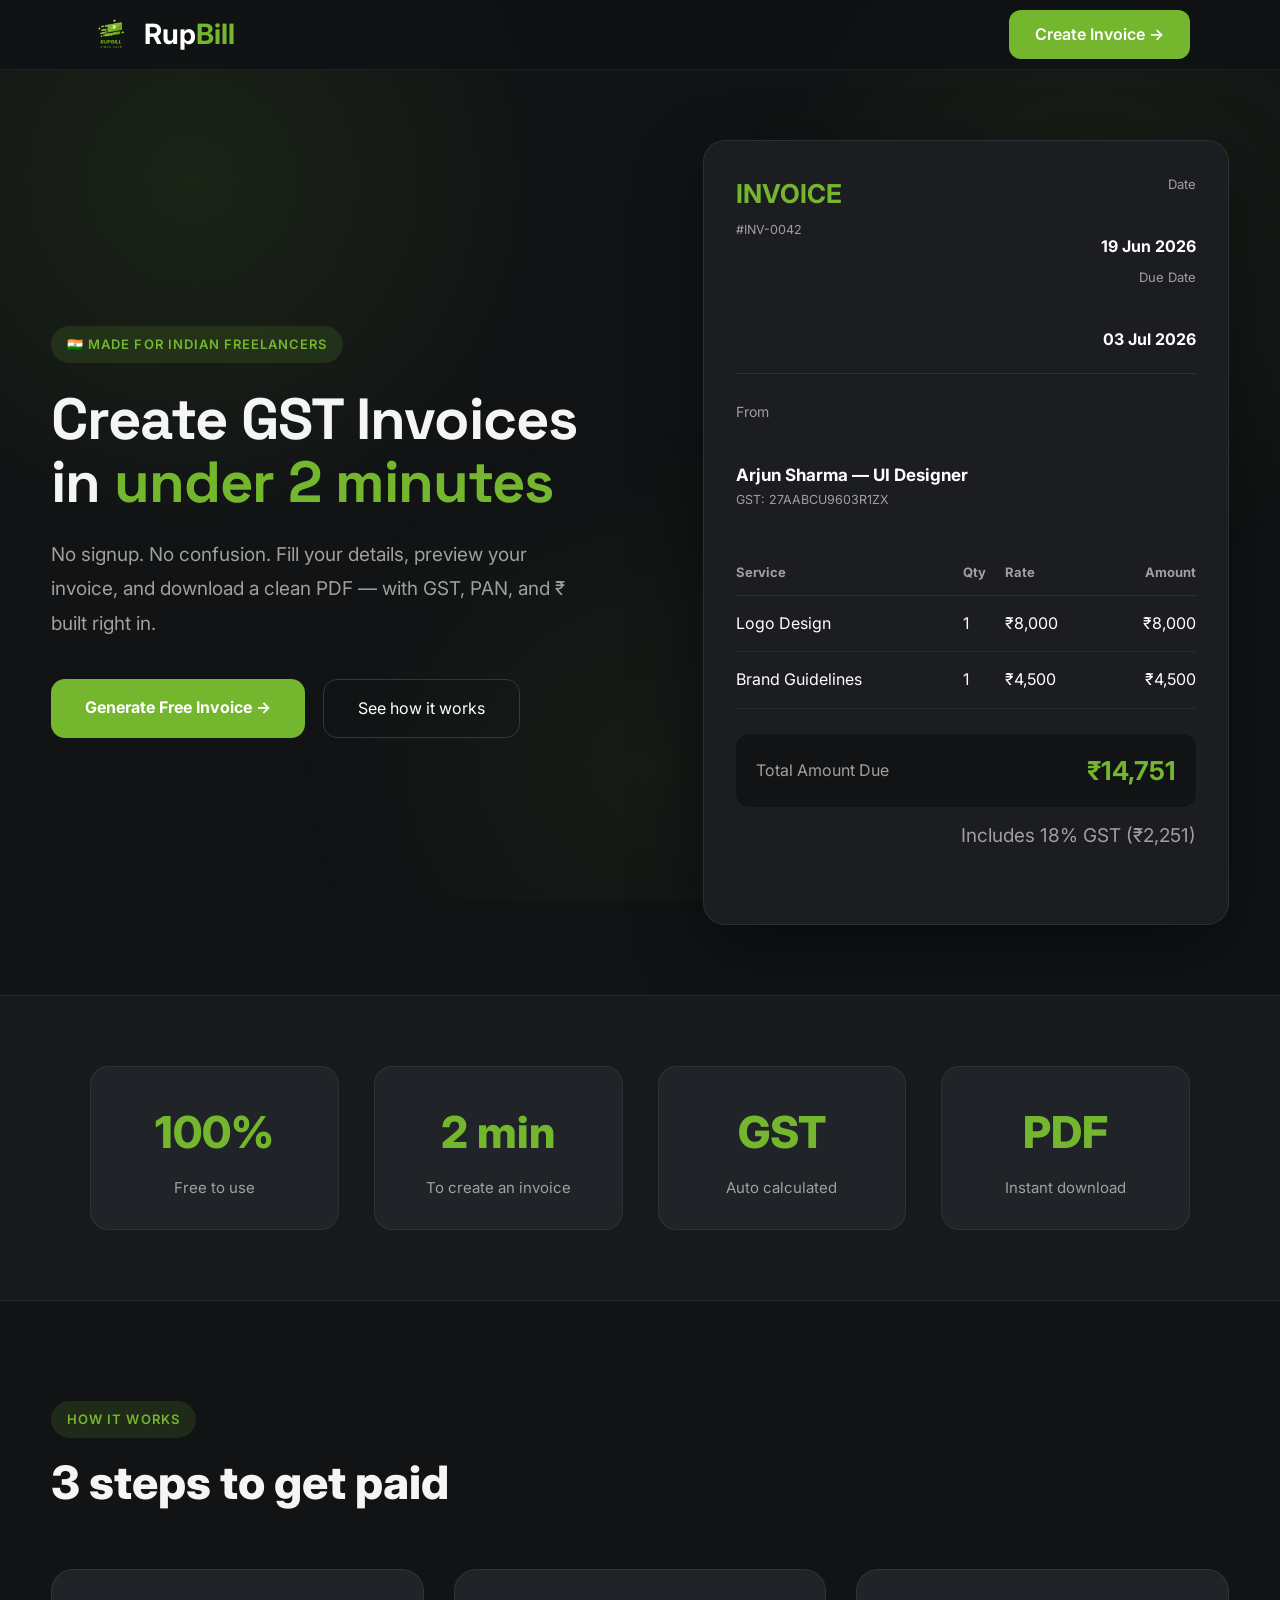
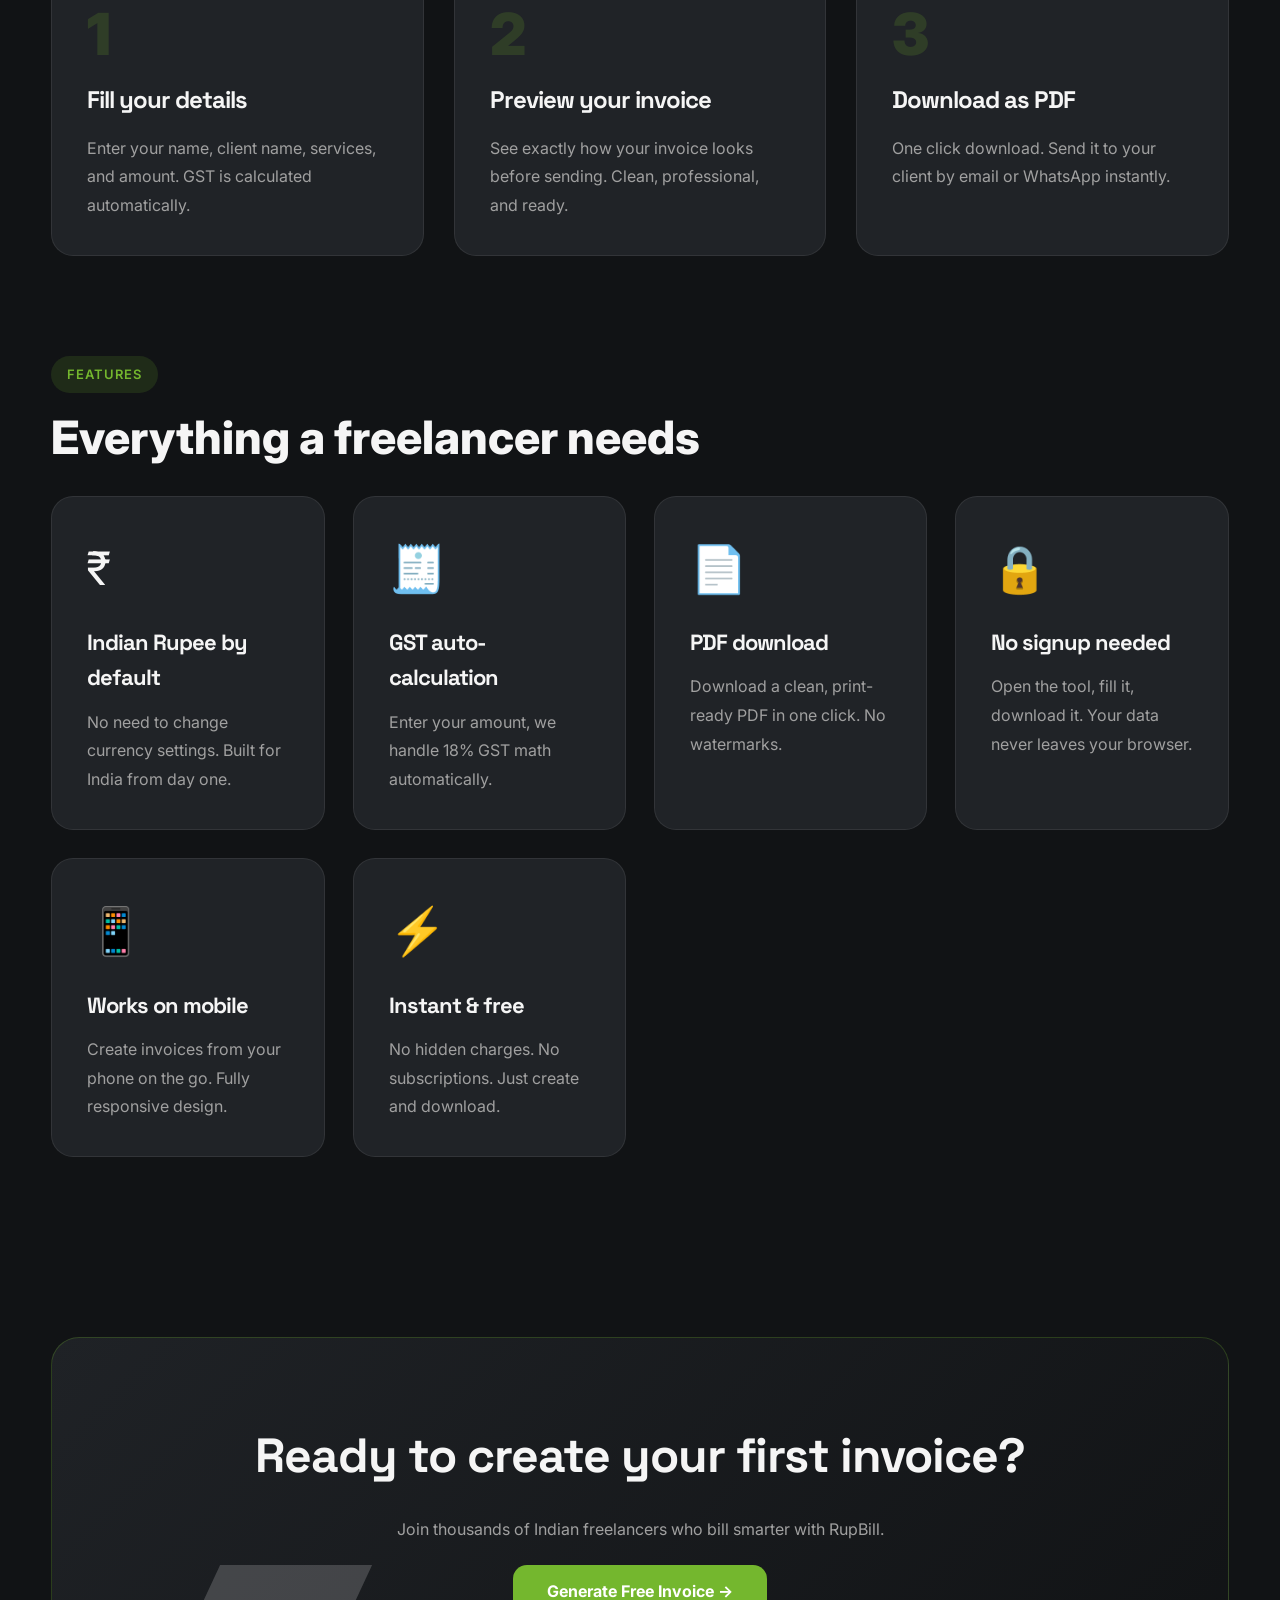
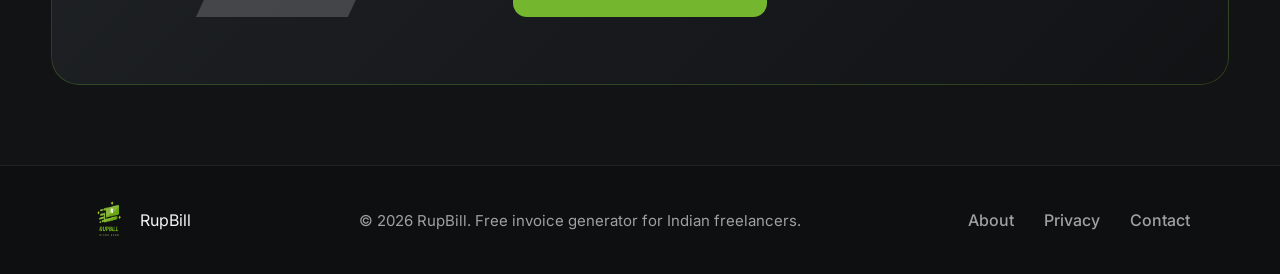
<file: index.html>
<!DOCTYPE html>
<html lang="en">
<head>
  <meta charset="UTF-8" />
  <meta name="viewport" content="width=device-width, initial-scale=1.0"/>
  <title>RupBill — Invoice Generator for Indian Freelancers</title>
  <link href="https://fonts.googleapis.com/css2?family=Space+Grotesk:wght@400;500;600;700&family=Inter:wght@400;500&display=swap" rel="stylesheet"/>
   <link rel="stylesheet" href="css/homepage.css">
   
</head>
<body>

  <nav>
    <a href="#" class="logo">
        <img src="images/logo.png" alt="RupBill Logo">
        <span class="logo-text">Rup<span>Bill</span></span>
    </a>
    <a href="#tool" class="nav-btn">Create Invoice →</a>
  </nav>

  <section class="hero">
    <div class="hero-left" id="p-text">
      <span class="hero-tag">🇮🇳 Made for Indian Freelancers</span>
      <h1>Create GST Invoices in <span class="highlight">under 2 minutes</span></h1>
      <p>No signup. No confusion. Fill your details, preview your invoice, and download a clean PDF — with GST, PAN, and ₹ built right in.</p>
      <div class="hero-actions">
        <a href="#tool" class="btn-primary">Generate Free Invoice →</a>
        <a href="#how" class="btn-ghost">See how it works</a>
      </div>
    </div>
    <div class="preview-card" id="p-card">
      <div class="preview-header">
        <div><div class="preview-title">INVOICE</div><p style="font-size:0.78rem;color:var(--muted);margin-top:4px;">#INV-0042</p></div>
        <div class="preview-meta"><p>Date</p><strong>19 Jun 2026</strong><p style="margin-top:6px;">Due Date</p><strong>03 Jul 2026</strong></div>
      </div>
      <div class="preview-from">
        <p>From</p><strong>Arjun Sharma — UI Designer</strong>
        <p style="font-size:0.78rem;color:var(--muted);">GST: 27AABCU9603R1ZX</p>
      </div>
      <table class="preview-table">
        <thead><tr><th>Service</th><th>Qty</th><th>Rate</th><th>Amount</th></tr></thead>
        <tbody>
          <tr><td>Logo Design</td><td>1</td><td>₹8,000</td><td>₹8,000</td></tr>
          <tr><td>Brand Guidelines</td><td>1</td><td>₹4,500</td><td>₹4,500</td></tr>
        </tbody>
      </table>
      <div class="preview-total"><span>Total Amount Due</span><strong>₹14,751</strong></div>
      <p class="preview-gst">Includes 18% GST (₹2,251)</p>
    </div>
  </section>

  <div class="stats" id="p-stats">
    <div class="stat fade-in"><div class="stat-number">100%</div><div class="stat-label">Free to use</div></div>
    <div class="stat fade-in"><div class="stat-number">2 min</div><div class="stat-label">To create an invoice</div></div>
    <div class="stat fade-in"><div class="stat-number">GST</div><div class="stat-label">Auto calculated</div></div>
    <div class="stat fade-in"><div class="stat-number">PDF</div><div class="stat-label">Instant download</div></div>
  </div>

  <section class="section" id="p-how">
    <div class="section-label fade-in">How it works</div>
    <div class="section-title fade-in">3 steps to get paid</div>
    <div class="steps">
      <div class="step fade-in" id="step-1"><div class="step-num">1</div><h3>Fill your details</h3><p>Enter your name, client name, services, and amount. GST is calculated automatically.</p></div>
      <div class="step fade-in" id="step-2"><div class="step-num">2</div><h3>Preview your invoice</h3><p>See exactly how your invoice looks before sending. Clean, professional, and ready.</p></div>
      <div class="step fade-in" id="step-3"><div class="step-num">3</div><h3>Download as PDF</h3><p>One click download. Send it to your client by email or WhatsApp instantly.</p></div>
    </div>
  </section>

  <section class="features-section" id="p-features">
    <div class="section-label fade-in">Features</div>
    <div class="section-title fade-in" style="margin-bottom:32px;">Everything a freelancer needs</div>
    <div class="features-grid">
      <div class="feature fade-in"><div class="feature-icon">₹</div><h4>Indian Rupee by default</h4><p>No need to change currency settings. Built for India from day one.</p></div>
      <div class="feature fade-in"><div class="feature-icon">🧾</div><h4>GST auto-calculation</h4><p>Enter your amount, we handle 18% GST math automatically.</p></div>
      <div class="feature fade-in"><div class="feature-icon">📄</div><h4>PDF download</h4><p>Download a clean, print-ready PDF in one click. No watermarks.</p></div>
      <div class="feature fade-in"><div class="feature-icon">🔒</div><h4>No signup needed</h4><p>Open the tool, fill it, download it. Your data never leaves your browser.</p></div>
      <div class="feature fade-in"><div class="feature-icon">📱</div><h4>Works on mobile</h4><p>Create invoices from your phone on the go. Fully responsive design.</p></div>
      <div class="feature fade-in"><div class="feature-icon">⚡</div><h4>Instant &amp; free</h4><p>No hidden charges. No subscriptions. Just create and download.</p></div>
    </div>
  </section>

  <div class="cta-banner fade-in" id="tool">
    <h2>Ready to create your first invoice?</h2>
    <p>Join thousands of Indian freelancers who bill smarter with RupBill.</p>
    <a href="tool.html" class="btn-primary">Generate Free Invoice →</a>
  </div>

  <footer>
    <div class="footer-logo"><img src="images/logo.png" alt="RupBill Logo">
      RupBill</div>
    <p>© 2026 RupBill. Free invoice generator for Indian freelancers.</p>
    <div class="footer-links">
      <a href="#">About</a><a href="#">Privacy</a><a href="#">Contact</a>
    </div>
  </footer>
  <script src="js/config.js"></script>
  <script src="js/homepage.js"></script>
</body>
</html>
</file>
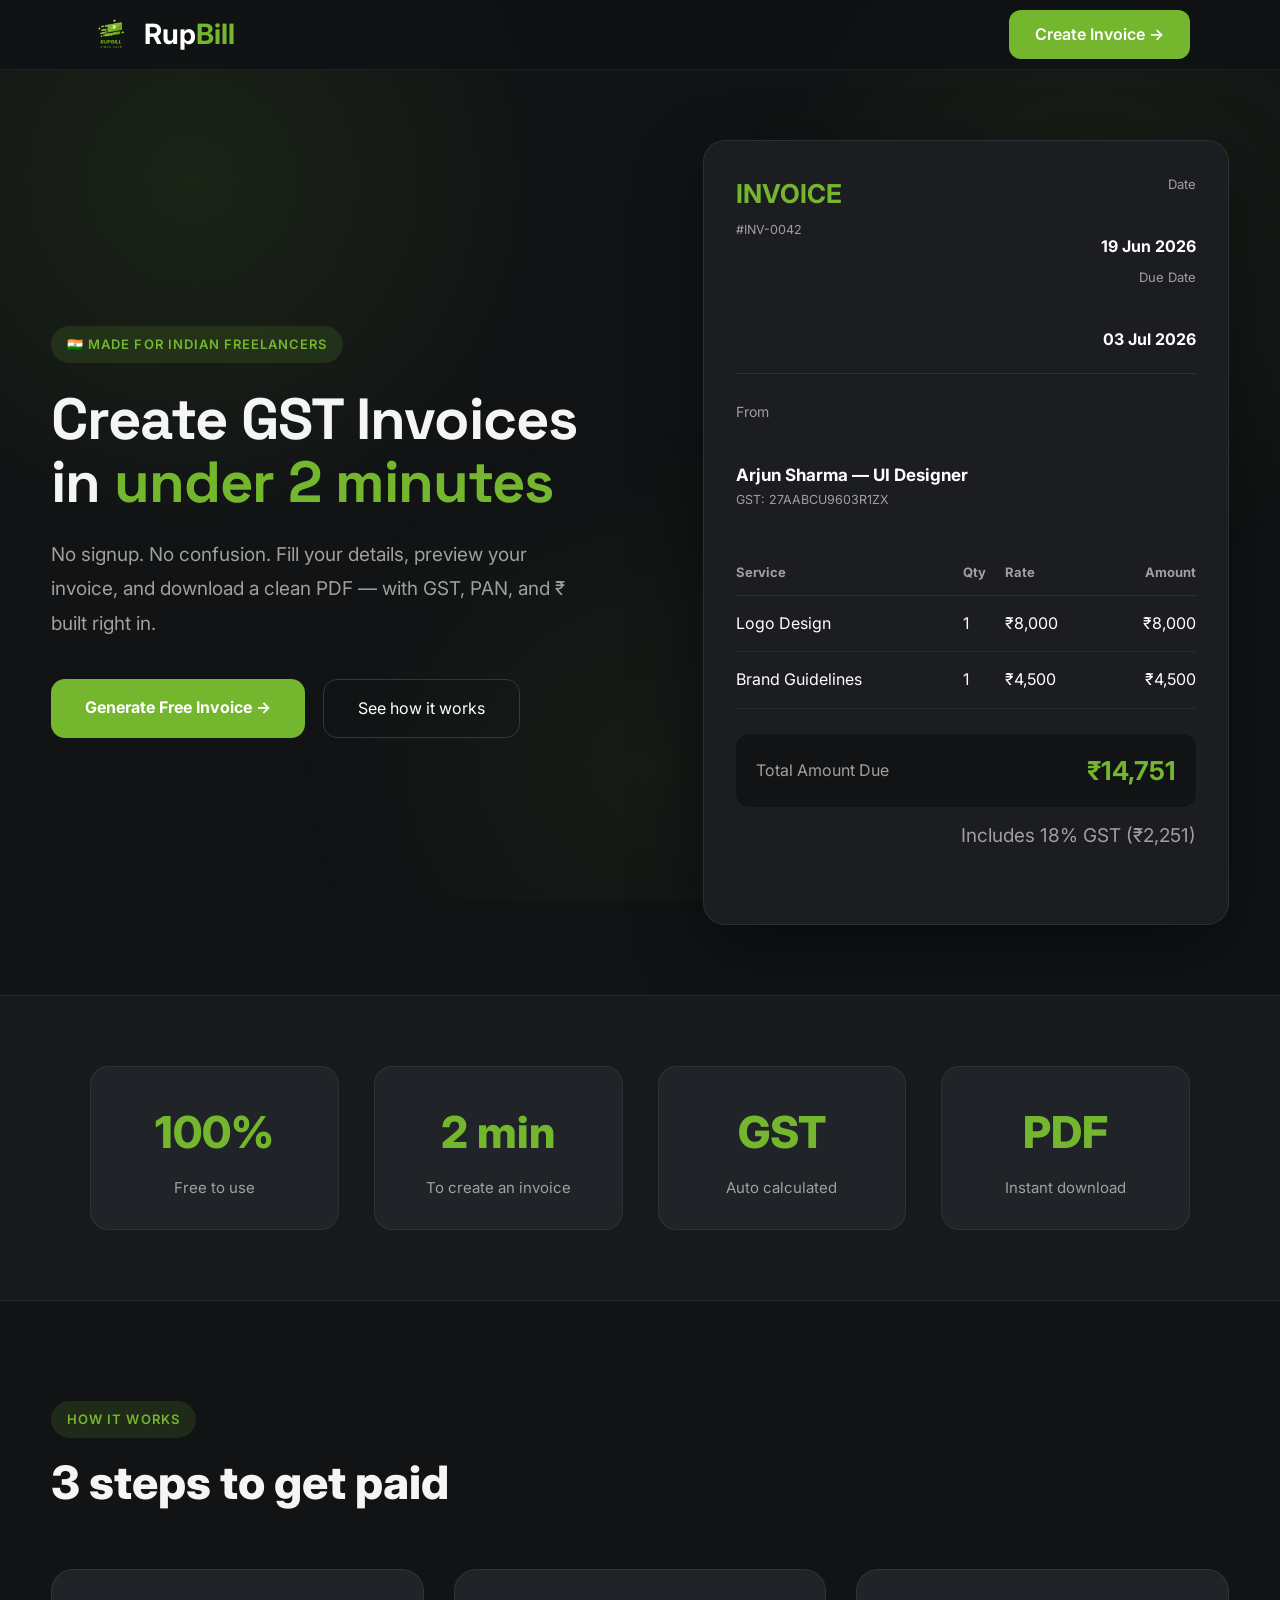
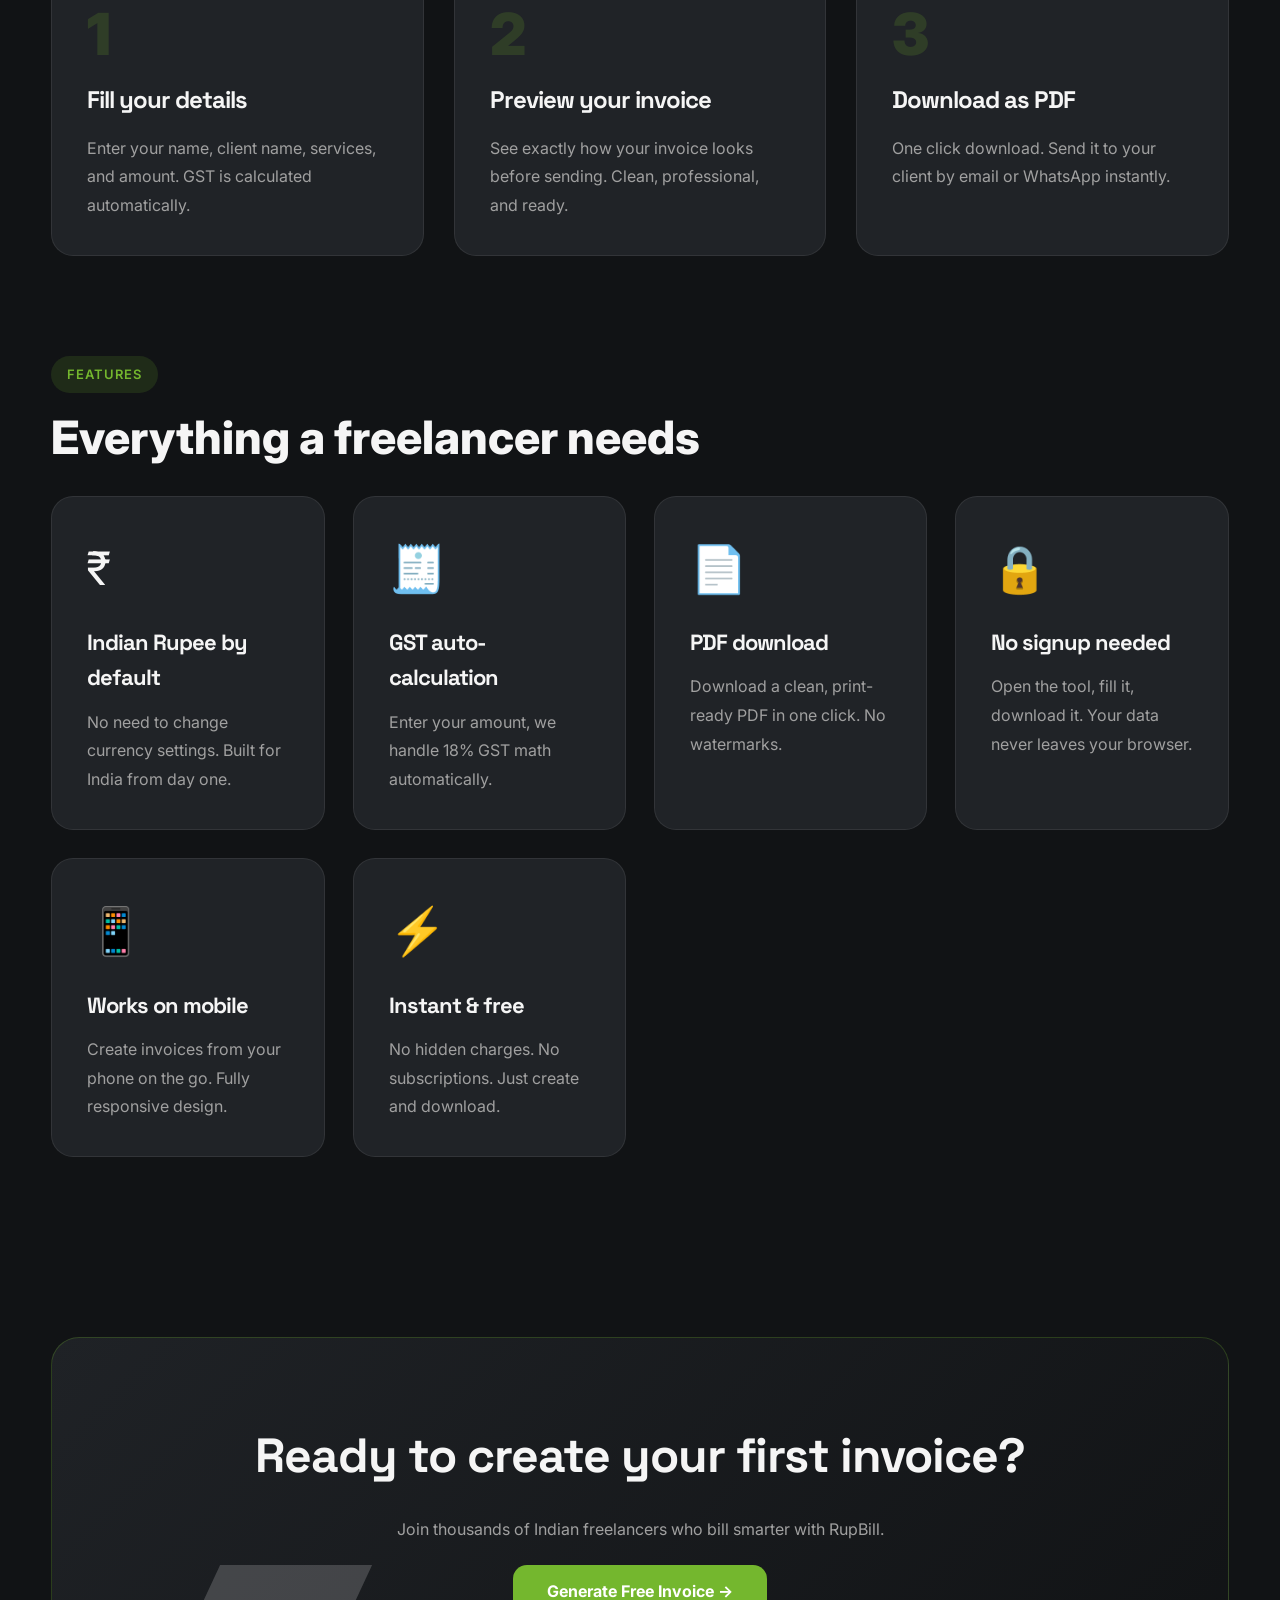
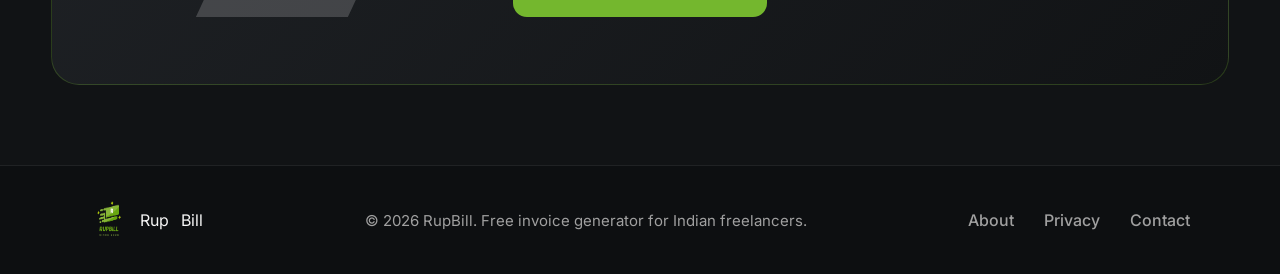
<file: homepage.html>
<!DOCTYPE html>
<html lang="en">
<head>
  <meta charset="UTF-8" />
  <meta name="viewport" content="width=device-width, initial-scale=1.0"/>
  <title>RupBill — Invoice Generator for Indian Freelancers</title>
  <link href="https://fonts.googleapis.com/css2?family=Space+Grotesk:wght@400;500;600;700&family=Inter:wght@400;500&display=swap" rel="stylesheet"/>
   <link rel="stylesheet" href="css/homepage.css">
   
</head>
<body>

  <nav>
    <a href="#" class="logo">
        <img src="images/logo.png" alt="RupBill Logo">
        <span class="logo-text">Rup<span>Bill</span></span>
    </a>
    <a href="#tool" class="nav-btn">Create Invoice →</a>
  </nav>

  <section class="hero">
    <div class="hero-left" id="p-text">
      <span class="hero-tag">🇮🇳 Made for Indian Freelancers</span>
      <h1>Create GST Invoices in <span class="highlight">under 2 minutes</span></h1>
      <p>No signup. No confusion. Fill your details, preview your invoice, and download a clean PDF — with GST, PAN, and ₹ built right in.</p>
      <div class="hero-actions">
        <a href="#tool" class="btn-primary">Generate Free Invoice →</a>
        <a href="#how" class="btn-ghost">See how it works</a>
      </div>
    </div>
    <div class="preview-card" id="p-card">
      <div class="preview-header">
        <div><div class="preview-title">INVOICE</div><p style="font-size:0.78rem;color:var(--muted);margin-top:4px;">#INV-0042</p></div>
        <div class="preview-meta"><p>Date</p><strong>19 Jun 2026</strong><p style="margin-top:6px;">Due Date</p><strong>03 Jul 2026</strong></div>
      </div>
      <div class="preview-from">
        <p>From</p><strong>Arjun Sharma — UI Designer</strong>
        <p style="font-size:0.78rem;color:var(--muted);">GST: 27AABCU9603R1ZX</p>
      </div>
      <table class="preview-table">
        <thead><tr><th>Service</th><th>Qty</th><th>Rate</th><th>Amount</th></tr></thead>
        <tbody>
          <tr><td>Logo Design</td><td>1</td><td>₹8,000</td><td>₹8,000</td></tr>
          <tr><td>Brand Guidelines</td><td>1</td><td>₹4,500</td><td>₹4,500</td></tr>
        </tbody>
      </table>
      <div class="preview-total"><span>Total Amount Due</span><strong>₹14,751</strong></div>
      <p class="preview-gst">Includes 18% GST (₹2,251)</p>
    </div>
  </section>

  <div class="stats" id="p-stats">
    <div class="stat fade-in"><div class="stat-number">100%</div><div class="stat-label">Free to use</div></div>
    <div class="stat fade-in"><div class="stat-number">2 min</div><div class="stat-label">To create an invoice</div></div>
    <div class="stat fade-in"><div class="stat-number">GST</div><div class="stat-label">Auto calculated</div></div>
    <div class="stat fade-in"><div class="stat-number">PDF</div><div class="stat-label">Instant download</div></div>
  </div>

  <section class="section" id="p-how">
    <div class="section-label fade-in">How it works</div>
    <div class="section-title fade-in">3 steps to get paid</div>
    <div class="steps">
      <div class="step fade-in" id="step-1"><div class="step-num">1</div><h3>Fill your details</h3><p>Enter your name, client name, services, and amount. GST is calculated automatically.</p></div>
      <div class="step fade-in" id="step-2"><div class="step-num">2</div><h3>Preview your invoice</h3><p>See exactly how your invoice looks before sending. Clean, professional, and ready.</p></div>
      <div class="step fade-in" id="step-3"><div class="step-num">3</div><h3>Download as PDF</h3><p>One click download. Send it to your client by email or WhatsApp instantly.</p></div>
    </div>
  </section>

  <section class="features-section" id="p-features">
    <div class="section-label fade-in">Features</div>
    <div class="section-title fade-in" style="margin-bottom:32px;">Everything a freelancer needs</div>
    <div class="features-grid">
      <div class="feature fade-in"><div class="feature-icon">₹</div><h4>Indian Rupee by default</h4><p>No need to change currency settings. Built for India from day one.</p></div>
      <div class="feature fade-in"><div class="feature-icon">🧾</div><h4>GST auto-calculation</h4><p>Enter your amount, we handle 18% GST math automatically.</p></div>
      <div class="feature fade-in"><div class="feature-icon">📄</div><h4>PDF download</h4><p>Download a clean, print-ready PDF in one click. No watermarks.</p></div>
      <div class="feature fade-in"><div class="feature-icon">🔒</div><h4>No signup needed</h4><p>Open the tool, fill it, download it. Your data never leaves your browser.</p></div>
      <div class="feature fade-in"><div class="feature-icon">📱</div><h4>Works on mobile</h4><p>Create invoices from your phone on the go. Fully responsive design.</p></div>
      <div class="feature fade-in"><div class="feature-icon">⚡</div><h4>Instant &amp; free</h4><p>No hidden charges. No subscriptions. Just create and download.</p></div>
    </div>
  </section>

  <div class="cta-banner fade-in" id="tool">
    <h2>Ready to create your first invoice?</h2>
    <p>Join thousands of Indian freelancers who bill smarter with RupBill.</p>
    <a href="tool.html" class="btn-primary">Generate Free Invoice →</a>
  </div>

  <footer>
    <div class="footer-logo"><img src="images/logo.png" alt="RupBill Logo">
      Rup<span style="color:var(--accent)">Bill</span></div>
    <p>© 2026 RupBill. Free invoice generator for Indian freelancers.</p>
    <div class="footer-links">
      <a href="#">About</a><a href="#">Privacy</a><a href="#">Contact</a>
    </div>
  </footer>
  <script src="js/config.js"></script>
  <script src="js/homepage.js"></script>
</body>
</html>
</file>
<file: css/homepage.css>
/* ===========================================================
   RupBill V2
   Part 1 - Global + Navbar + Hero
=========================================================== */

*{
    margin:0;
    padding:0;
    box-sizing:border-box;
}

:root{

    --bg:#111315;
    --surface:#1B1D20;
    --card:#202327;

    --primary:#74B72E;
    --primary-dark:#4F8D1A;

    --text:#F5F5F5;
    --muted:#A0A0A0;

    --border:#34373C;

    --shadow:
    0 20px 60px rgba(0,0,0,.35);

    --radius:18px;

}

html{

    scroll-behavior:smooth;

}

body{

background:var(--bg);

color:var(--text);

font-family:'Inter',sans-serif;

line-height:1.6;

overflow-x:hidden;

animation:pageLoad .8s ease;

}
/* ===================================================
NAVBAR
=================================================== */

nav{

position:sticky;

top:0;

z-index:999;

height:70px;

padding:0 7%;

display:flex;

justify-content:space-between;

align-items:center;

backdrop-filter:blur(24px);

background:rgba(15,17,19,.70);

border-bottom:1px solid rgba(255,255,255,.06);

}
.logo{

    display:flex;

    align-items:center;

    gap:12px;

    text-decoration:none;

}

.logo img{

    width:42px;

}

.logo-text{

    font-size:28px;

    font-weight:700;

    color:white;

}

.logo-text span{

    color:var(--primary);

}

.nav-btn{

    text-decoration:none;

    color:white;

    background:var(--primary);

    padding:12px 26px;

    border-radius:12px;

    transition:.25s;

    font-weight:600;

}

.nav-btn:hover{

    transform:translateY(-2px);

    background:#7fd333;

}

/* ===================================================
HERO
=================================================== */

.hero{

    width:min(1200px,92%);

    margin:auto;

    min-height:calc(100vh - 70px);

    display:grid;

    grid-template-columns:1.05fr .95fr;

    align-items:center;

    gap:70px;

    padding:70px 0;

}

.hero-left{

    display:flex;

    flex-direction:column;

    align-items:flex-start;

}

.hero-tag{

    background:rgba(116,183,46,.15);

    color:var(--primary);

    padding:8px 16px;

    border-radius:999px;

    font-size:13px;

    margin-bottom:25px;

    letter-spacing:.08em;

    font-weight:600;

    text-transform:uppercase;

}

.hero h1{

    font-size:58px;

    line-height:1.08;

    font-weight:800;

    margin-bottom:25px;

}

.hero h1 span{

    color:var(--primary);

}

.hero p{

    color:var(--muted);

    font-size:19px;

    max-width:540px;

    margin-bottom:38px;

}

.hero-actions{

    display:flex;

    gap:18px;

    flex-wrap:wrap;

}

.btn-primary{

    text-decoration:none;

    background:var(--primary);

    color:white;

    padding:16px 34px;

    border-radius:14px;

    font-weight:700;

    transition:.3s;

}

.btn-primary:hover{

    transform:translateY(-3px);

    box-shadow:0 18px 45px rgba(116,183,46,.35);

}

.btn-ghost{

    text-decoration:none;

    border:1px solid var(--border);

    color:white;

    padding:16px 34px;

    border-radius:14px;

    transition:.3s;

}

.btn-ghost:hover{

    border-color:var(--primary);

    color:var(--primary);

}

/* ===================================================
Preview Card
=================================================== */

.preview-card{

    background:var(--card);

    border-radius:24px;

    border:1px solid rgba(255,255,255,.08);

    padding:30px;

    box-shadow:var(--shadow);

}

/* ===================================================
Responsive
=================================================== */

@media(max-width:900px){

.hero{

grid-template-columns:1fr;

padding:60px 0;

}

.hero h1{

font-size:42px;

}

.hero p{

font-size:17px;

}

.hero-actions{

width:100%;

}

.btn-primary,

.btn-ghost{

width:100%;

text-align:center;

}

}
/* ===========================================================
   INVOICE PREVIEW
=========================================================== */

.preview-card{

    background:#1b1d20;

    border:1px solid rgba(255,255,255,.08);

    border-radius:22px;

    padding:32px;

    box-shadow:
        0 25px 70px rgba(0,0,0,.45);

    transition:.35s;

}

.preview-card:hover{

    transform:translateY(-8px);

}

.preview-header{

    display:flex;

    justify-content:space-between;

    align-items:flex-start;

    border-bottom:1px solid rgba(255,255,255,.08);

    padding-bottom:20px;

    margin-bottom:25px;

}

.preview-title{

    font-size:26px;

    font-weight:700;

    color:var(--primary);

}

.preview-meta{

    text-align:right;

}

.preview-meta p{

    color:var(--muted);

    font-size:13px;

}

.preview-meta strong{

    color:white;

}

.preview-from{

    margin-bottom:25px;

}

.preview-from p{

    color:var(--muted);

    font-size:14px;

}

.preview-from strong{

    color:white;

    font-size:17px;

}

.preview-table{

    width:100%;

    border-collapse:collapse;

    margin-bottom:25px;

}

.preview-table th{

    padding:12px 0;

    text-align:left;

    color:var(--muted);

    font-size:13px;

    border-bottom:1px solid rgba(255,255,255,.08);

}

.preview-table td{

    padding:15px 0;

    border-bottom:1px solid rgba(255,255,255,.05);

    color:white;

}

.preview-table td:last-child,

.preview-table th:last-child{

    text-align:right;

}

.preview-total{

    display:flex;

    justify-content:space-between;

    align-items:center;

    padding:16px 20px;

    border-radius:14px;

    background:#111315;

}

.preview-total span{

    color:var(--muted);

}

.preview-total strong{

    color:var(--primary);

    font-size:26px;

}

.preview-gst{

    text-align:right;

    margin-top:12px;

    color:var(--muted);

    font-size:13px;

}
/* ===========================================================
   STATISTICS SECTION
=========================================================== */

.stats{

    width:100%;

    padding:70px 7%;

    display:grid;

    grid-template-columns:repeat(4,1fr);

    gap:35px;

    border-top:1px solid rgba(255,255,255,.06);

    border-bottom:1px solid rgba(255,255,255,.06);

    background:#17191b;

}

.stat{

    background:var(--card);

    border:1px solid rgba(255,255,255,.06);

    border-radius:18px;

    padding:30px;

    text-align:center;

    transition:.35s;

}

.stat:hover{

    transform:translateY(-8px);

    border-color:rgba(116,183,46,.35);

    box-shadow:0 20px 40px rgba(0,0,0,.35);

}

.stat-number{

    font-size:44px;

    font-weight:800;

    color:var(--primary);

    margin-bottom:10px;

}

.stat-label{

    color:var(--muted);

    font-size:15px;

    line-height:1.5;

}

/* ===========================================================
   COMMON SECTION
=========================================================== */

.section{

    width:min(1200px,92%);

    margin:auto;

    padding:100px 0;

}

.section-label{

    display:inline-block;

    color:var(--primary);

    background:rgba(116,183,46,.15);

    padding:8px 16px;

    border-radius:999px;

    font-size:13px;

    font-weight:600;

    letter-spacing:.08em;

    text-transform:uppercase;

    margin-bottom:18px;

}

.section-title{

    font-size:46px;

    font-weight:800;

    margin-bottom:60px;

    line-height:1.15;

}

/* ===========================================================
   HOW IT WORKS
=========================================================== */

.steps{

    display:grid;

    grid-template-columns:repeat(3,1fr);

    gap:30px;

}

.step{

    background:var(--card);

    border:1px solid rgba(255,255,255,.08);

    border-radius:22px;

    padding:35px;

    transition:.35s;

    position:relative;

    overflow:hidden;

}

.step::before{

    content:"";

    position:absolute;

    left:0;

    top:0;

    width:5px;

    height:100%;

    background:var(--primary);

    transform:scaleY(0);

    transform-origin:top;

    transition:.35s;

}

.step:hover{

    transform:translateY(-10px);

    border-color:rgba(116,183,46,.35);

}

.step:hover::before{

    transform:scaleY(1);

}

.step-num{

    font-size:58px;

    font-weight:900;

    color:rgba(116,183,46,.18);

    margin-bottom:18px;

    line-height:1;

}

.step h3{

    font-size:24px;

    margin-bottom:14px;

}

.step p{

    color:var(--muted);

    line-height:1.8;

}

/* ===========================================================
   FEATURES
=========================================================== */

.features-section{

    width:min(1200px,92%);

    margin:auto;

    padding-bottom:100px;

}

.features-grid{

    display:grid;

    grid-template-columns:repeat(auto-fit,minmax(250px,1fr));

    gap:28px;

}

.feature{

    background:var(--card);

    border:1px solid rgba(255,255,255,.08);

    border-radius:22px;

    padding:35px;

    transition:.35s;

}

.feature:hover{

    transform:translateY(-8px);

    border-color:rgba(116,183,46,.35);

}

.feature-icon{

    font-size:46px;

    margin-bottom:20px;

}

.feature h4{

    font-size:22px;

    margin-bottom:12px;

}

.feature p{

    color:var(--muted);

    line-height:1.8;

}

/* ===========================================================
   CTA SECTION
=========================================================== */

.cta-banner{

    width:min(1200px,92%);

    margin:80px auto;

    background:linear-gradient(135deg,#1f2226,#111315);

    border:1px solid rgba(116,183,46,.25);

    border-radius:28px;

    padding:80px;

    text-align:center;

}

.cta-banner h2{

    font-size:48px;

    margin-bottom:20px;

}

.cta-banner p{

    color:var(--muted);

    max-width:700px;

    margin:0 auto 35px;

    line-height:1.8;

}
/* ===========================================================
   FOOTER
=========================================================== */

footer{

    width:100%;

    margin-top:80px;

    border-top:1px solid rgba(255,255,255,.08);

    background:#0d0f11;

    padding:35px 7%;

    display:flex;

    justify-content:space-between;

    align-items:center;

    flex-wrap:wrap;

    gap:25px;

}

.footer-logo{

    display:flex;

    align-items:center;

    gap:12px;

}

.footer-logo img{

    width:38px;

    height:38px;

}

.footer-logo h3{

    font-size:24px;

    color:white;

    font-weight:700;

}

.footer-logo span{

    color:var(--primary);

}

footer p{

    color:var(--muted);

    font-size:15px;

}

.footer-links{

    display:flex;

    gap:30px;

    flex-wrap:wrap;

}

.footer-links a{

    color:var(--muted);

    text-decoration:none;

    transition:.3s;

    font-weight:500;

}

.footer-links a:hover{

    color:var(--primary);

}

/* ===========================================================
   UNIVERSAL HOVER EFFECTS
=========================================================== */

.preview-card,
.step,
.feature,
.stat,
.btn-primary,
.btn-ghost,
.nav-btn{

    transition:
    transform .35s ease,
    box-shadow .35s ease,
    border-color .35s ease,
    background .35s ease,
    color .35s ease;

}

.preview-card:hover,
.step:hover,
.feature:hover,
.stat:hover{

    box-shadow:
    0 25px 70px rgba(0,0,0,.45);

}

/* ===========================================================
   SCROLL ANIMATION
=========================================================== */

.fade-in{

    opacity:0;

    transform:translateY(60px);

    transition:
    opacity .8s ease,
    transform .8s ease;

}

.fade-in.visible{

    opacity:1;

    transform:translateY(0);

}

/* ===========================================================
   CUSTOM SCROLLBAR
=========================================================== */
::-webkit-scrollbar{

width:12px;

}

::-webkit-scrollbar-track{

background:#16181a;

}

::-webkit-scrollbar-thumb{

background:linear-gradient(
180deg,
#74B72E,
#4F8D1A
);

border-radius:999px;

}
/* ===========================================================
   TEXT SELECTION
=========================================================== */

::selection{

    background:var(--primary);

    color:white;

}

/* ===========================================================
   TABLET RESPONSIVE
=========================================================== */

@media (max-width:1024px){

.hero{

    gap:45px;

}

.hero h1{

    font-size:48px;

}

.stats{

    grid-template-columns:repeat(2,1fr);

}

.steps{

    grid-template-columns:repeat(2,1fr);

}

.features-grid{

    grid-template-columns:repeat(2,1fr);

}

.cta-banner{

    padding:60px 40px;

}

}

/* ===========================================================
   MOBILE RESPONSIVE
=========================================================== */

@media (max-width:768px){

nav{

    padding:0 5%;

}

.logo-text{

    font-size:24px;

}

.hero{

    grid-template-columns:1fr;

    text-align:center;

    min-height:auto;

    padding:70px 0;

}

.hero-left{

    align-items:center;

}

.hero h1{

    font-size:38px;

}

.hero p{

    max-width:100%;

    font-size:17px;

}

.hero-actions{

    width:100%;

    flex-direction:column;

}

.btn-primary,

.btn-ghost{

    width:100%;

    text-align:center;

}

.preview-card{

    padding:22px;

}

.stats{

    grid-template-columns:1fr;

    gap:20px;

}

.steps{

    grid-template-columns:1fr;

}

.features-grid{

    grid-template-columns:1fr;

}

.section-title{

    font-size:34px;

}

.cta-banner{

    padding:45px 25px;

}

.cta-banner h2{

    font-size:34px;

}

footer{

    flex-direction:column;

    text-align:center;

}

.footer-links{

    justify-content:center;

}

}

/* ===========================================================
   LARGE DESKTOPS
=========================================================== */

@media (min-width:1600px){

.hero,
.section,
.features-section{

    max-width:1400px;

}

.hero h1{

    font-size:68px;

}

.hero p{

    font-size:22px;

}

.preview-card{

    transform:scale(1.05);

}

}

/* ===========================================================
   END OF HOMEPAGE CSS
=========================================================== */
/* ===========================================================
   Animated Background
=========================================================== */

body::before{

    content:"";

    position:fixed;

    inset:0;

    background:

    radial-gradient(circle at 15% 20%,rgba(116,183,46,.10),transparent 30%),

    radial-gradient(circle at 85% 25%,rgba(116,183,46,.08),transparent 28%),

    radial-gradient(circle at 50% 85%,rgba(116,183,46,.05),transparent 35%);

    z-index:-2;

    animation:bgMove 18s ease-in-out infinite alternate;

}

@keyframes bgMove{

0%{

transform:translateY(0);

}

100%{

transform:translateY(-40px);

}

}
.preview-card{

    animation:floatCard 6s ease-in-out infinite;

    transition:transform .35s ease, box-shadow .35s ease;

}

.preview-card:hover{

    animation-play-state:paused;

    transform:translateY(-10px) scale(1.02);

    box-shadow:0 30px 80px rgba(0,0,0,.45);

}
.feature:hover,
.step:hover,
.stat:hover{

transform:

translateY(-10px)

scale(1.02);

}
.btn-primary{

position:relative;

overflow:hidden;

}

.btn-primary::before{

content:"";

position:absolute;

left:-120%;

top:0;

height:100%;

width:60%;

background:

rgba(255,255,255,.18);

transform:skewX(-25deg);

transition:.6s;

}

.btn-primary:hover::before{

left:150%;

}


@keyframes floatCard{

0%{

transform:translateY(0);

}

50%{

transform:translateY(-10px);

}

100%{

transform:translateY(0);

}

}

h1,h2,h3,h4{

font-family:

"Space Grotesk",

sans-serif;

letter-spacing:-1px;

}

p{

line-height:1.8;

}


@keyframes pageLoad{

from{

opacity:0;

transform:translateY(20px);

}

to{

opacity:1;

transform:translateY(0);

}

}
</file>
